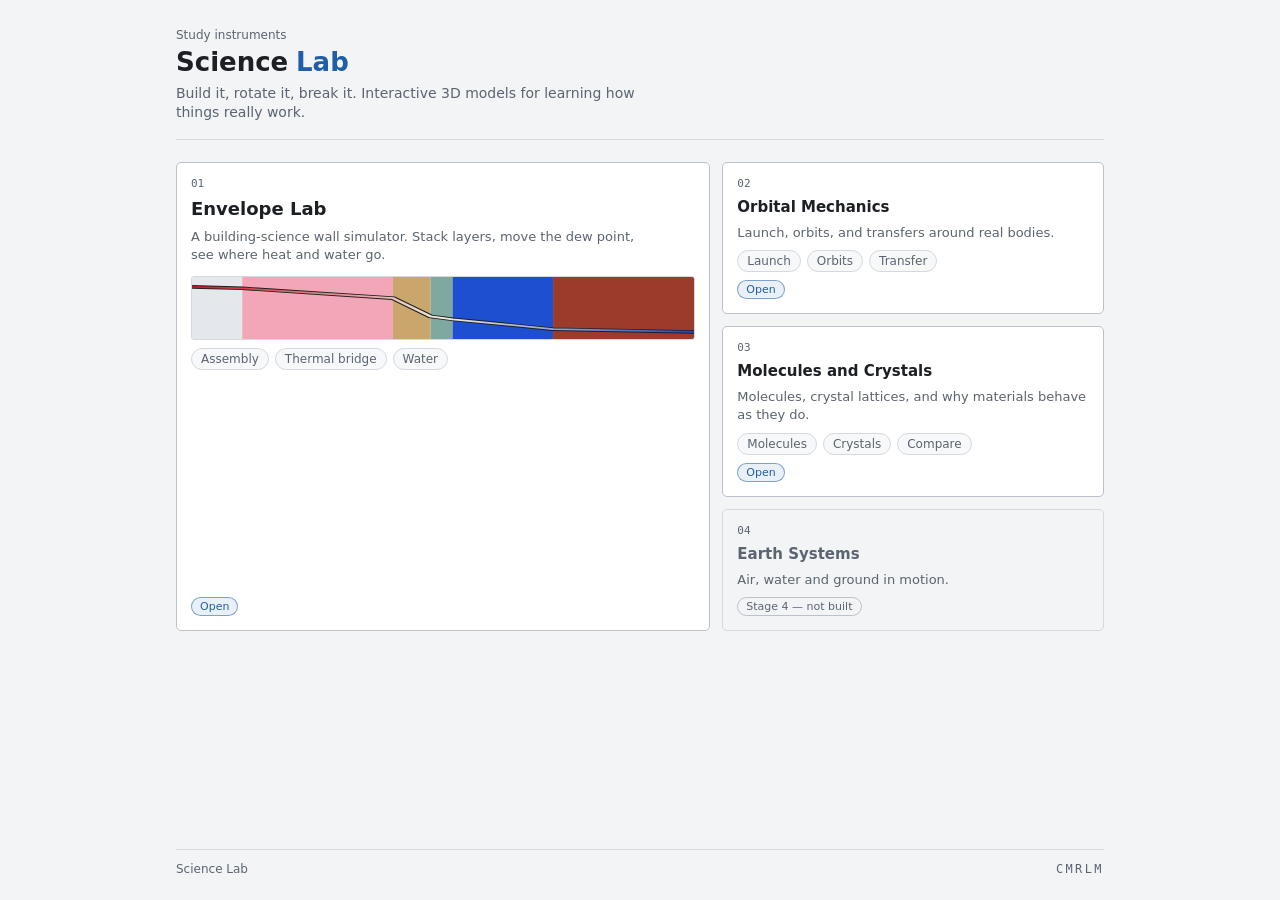
<file: index.html>
<!doctype html>
<html lang="en">
<head>
<meta charset="utf-8">
<meta name="viewport" content="width=device-width, initial-scale=1, viewport-fit=cover">
<title>Science Lab</title>
<meta name="description" content="Interactive 3D instruments for learning how things work.">
<meta name="theme-color" content="#f3f4f6" media="(prefers-color-scheme: light)">
<meta name="theme-color" content="#1b1e22" media="(prefers-color-scheme: dark)">
<meta name="apple-mobile-web-app-capable" content="yes">
<meta name="mobile-web-app-capable" content="yes">
<meta name="apple-mobile-web-app-title" content="Science Lab">
<meta name="apple-mobile-web-app-status-bar-style" content="default">
<link rel="manifest" href="manifest.json">
<link rel="apple-touch-icon" href="icons/apple-touch-icon.png">
<link rel="icon" type="image/png" href="icons/icon-192.png">
<link rel="stylesheet" href="shared/style.css">
<style>
  body { min-height: 100vh; }
  .hub { max-width: 960px; margin: 0 auto; padding: calc(env(safe-area-inset-top, 0px) + 28px) max(16px, env(safe-area-inset-right)) calc(24px + env(safe-area-inset-bottom, 0px)) max(16px, env(safe-area-inset-left)); display: flex; flex-direction: column; gap: 22px; min-height: 100vh; }
  .masthead { display: flex; flex-direction: column; gap: 6px; border-bottom: 1px solid var(--line); padding-bottom: 16px; }
  .kicker { font: 500 12px var(--font-body); color: var(--ink-2); }
  .wordmark { font: 600 26px/1.15 var(--font-body); display: flex; flex-wrap: wrap; gap: 0 0.3em; }
  .wordmark .lab { color: var(--accent); }
  .tagline { max-width: 36em; font-size: 14px; color: var(--ink-2); }
  .modules { display: grid; grid-template-columns: 1fr; gap: 12px; }
  @media (min-width: 700px) { .modules { grid-template-columns: 1.4fr 1fr; } .module.live { grid-row: span 3; } }
  .module { position: relative; display: flex; flex-direction: column; gap: 8px; padding: 14px; border: 1px solid var(--line); border-radius: var(--radius); background: var(--paper-2); color: var(--ink); text-decoration: none; min-height: 96px; }
  .module .num-tag { font: 500 11px var(--font-mono); color: var(--ink-2); }
  .module h2 { font: 600 15px/1.2 var(--font-body); }
  .module p { font-size: 13px; color: var(--ink-2); max-width: 36em; }
  .module .status { margin-top: auto; align-self: flex-start; font: 500 11px var(--font-body); padding: 2px 8px; border: 1px solid var(--line-strong); border-radius: 999px; color: var(--ink-2); }
  .module.live { background: var(--paper-2); border-color: var(--line-strong); }
  .module.live:hover { border-color: var(--accent-edge); background: var(--paper-3); }
  .module.live h2 { font-size: 18px; }
  @media (min-width: 700px) { .module.live.compact { grid-row: auto; } }
  .module.live.compact h2 { font-size: 15px; }
  .module.live .status { background: var(--accent-soft); color: var(--accent); border-color: var(--accent-edge); }
  .module.live:focus-visible { outline: 2px solid var(--accent); outline-offset: 1px; }
  .module.off { background: transparent; }
  .module.off h2 { color: var(--ink-2); }
  .wall-art { display: block; width: 100%; height: 64px; margin-top: 4px; border: 1px solid var(--line); border-radius: 3px; background: var(--paper-3); }
  .chips { display: flex; flex-wrap: wrap; gap: 6px; }
  .chip { font: 500 12px var(--font-body); padding: 3px 9px; border: 1px solid var(--line); border-radius: 999px; background: var(--paper-3); color: var(--ink-2); }
  footer { margin-top: auto; display: flex; align-items: center; justify-content: space-between; border-top: 1px solid var(--line); padding-top: 12px; font: 500 12px var(--font-body); color: var(--ink-2); }
  footer .mark { color: var(--ink-2); font: 500 12px var(--font-mono); letter-spacing: 0.2em; }
</style>
</head>
<body>
<div class="hub">
  <header class="masthead">
    <div class="kicker">Study instruments</div>
    <h1 class="wordmark"><span>Science</span><span class="lab">Lab</span></h1>
    <p class="tagline">Build it, rotate it, break it. Interactive 3D models for learning how things really work.</p>
  </header>

  <main class="modules">
    <a class="module live" href="envelope/">
      <span class="num-tag">01</span>
      <h2>Envelope Lab</h2>
      <p>A building-science wall simulator. Stack layers, move the dew point, see where heat and water go.</p>
      <svg class="wall-art" viewBox="0 0 320 88" preserveAspectRatio="none" role="img" aria-label="Wall section with a thermal gradient line">
        <defs><linearGradient id="g" x1="0" x2="1"><stop offset="0" stop-color="#c4181f"/><stop offset=".5" stop-color="#f1ecde"/><stop offset="1" stop-color="#1b44c8"/></linearGradient></defs>
        <rect x="0" y="0" width="32" height="88" fill="#e4e7eb"/>
        <rect x="32" y="0" width="96" height="88" fill="#f2a6b8"/>
        <rect x="128" y="0" width="24" height="88" fill="#c9a66b"/>
        <rect x="152" y="0" width="14" height="88" fill="#7fa8a0"/>
        <rect x="166" y="0" width="64" height="88" fill="#1d4fd0"/>
        <rect x="230" y="0" width="90" height="88" fill="#9a3b2c"/>
        <polyline points="0,14 32,16 128,30 152,56 166,60 230,74 320,78" fill="none" stroke="#1c1f23" stroke-width="5"/>
        <polyline points="0,14 32,16 128,30 152,56 166,60 230,74 320,78" fill="none" stroke="url(#g)" stroke-width="2.5"/>
      </svg>
      <div class="chips"><span class="chip">Assembly</span><span class="chip">Thermal bridge</span><span class="chip">Water</span></div>
      <span class="status">Open</span>
    </a>
    <a class="module live compact" href="orbital/">
      <span class="num-tag">02</span>
      <h2>Orbital Mechanics</h2>
      <p>Launch, orbits, and transfers around real bodies.</p>
      <div class="chips"><span class="chip">Launch</span><span class="chip">Orbits</span><span class="chip">Transfer</span></div>
      <span class="status">Open</span>
    </a>
    <a class="module live compact" href="molecules/">
      <span class="num-tag">03</span>
      <h2>Molecules and Crystals</h2>
      <p>Molecules, crystal lattices, and why materials behave as they do.</p>
      <div class="chips"><span class="chip">Molecules</span><span class="chip">Crystals</span><span class="chip">Compare</span></div>
      <span class="status">Open</span>
    </a>
    <div class="module off" aria-disabled="true">
      <span class="num-tag">04</span>
      <h2>Earth Systems</h2>
      <p>Air, water and ground in motion.</p>
      <span class="status">Stage 4 &mdash; not built</span>
    </div>
  </main>

  <footer><span>Science Lab</span><span class="mark">CMRLM</span></footer>
</div>
<script>
  if ('serviceWorker' in navigator) {
    window.addEventListener('load', function () {
      navigator.serviceWorker.register('sw.js').catch(function (e) { console.warn('Service worker not registered', e); });
    });
  }
</script>
</body>
</html>
</file>
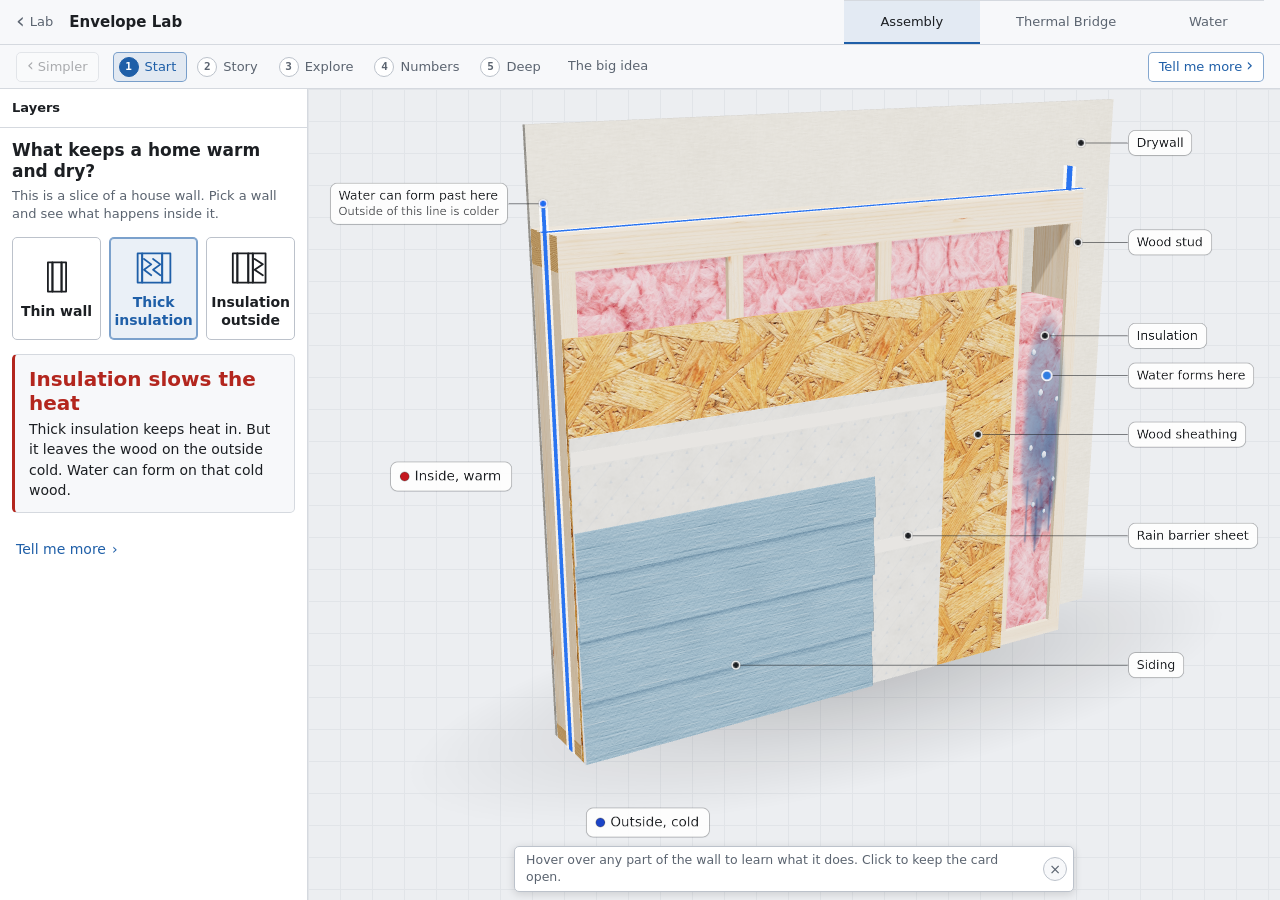
<file: envelope/index.html>
<!doctype html>
<html lang="en">
<head>
<meta charset="utf-8">
<meta name="viewport" content="width=device-width, initial-scale=1, viewport-fit=cover">
<title>Envelope Lab</title>
<meta name="description" content="A 3D building-science wall simulator.">
<meta name="theme-color" content="#f3f4f6" media="(prefers-color-scheme: light)">
<meta name="theme-color" content="#1b1e22" media="(prefers-color-scheme: dark)">
<meta name="apple-mobile-web-app-capable" content="yes">
<meta name="mobile-web-app-capable" content="yes">
<meta name="apple-mobile-web-app-title" content="Science Lab">
<meta name="apple-mobile-web-app-status-bar-style" content="default">
<link rel="manifest" href="../manifest.json">
<link rel="apple-touch-icon" href="../icons/apple-touch-icon.png">
<link rel="icon" type="image/png" href="../icons/icon-192.png">
<link rel="stylesheet" href="../shared/style.css">
<script type="importmap">{"imports":{"three":"../vendor/three.module.min.js","three/addons/controls/OrbitControls.js":"../vendor/OrbitControls.js"}}</script>
</head>
<body>
<div class="app">
  <header class="app-header">
    <a class="home-link" href="../index.html" aria-label="Back to Science Lab">Lab</a>
    <h1 class="app-title">Envelope Lab</h1>
    <!-- mode tabs are inserted here by main.js -->
  </header>
  <main class="shell">
    <section class="stage-wrap" aria-label="3D view">
      <div id="stage" class="stage"></div>
    </section>
    <div id="summary" class="summary" aria-live="polite"></div>
    <div id="sheet" class="sheet">
      <section class="panel-wrap is-active" data-panel="a"><h2 class="panel-title" id="title-a">Layers</h2><div id="panel-a" class="panel"></div></section>
      <section class="panel-wrap" data-panel="b"><h2 class="panel-title" id="title-b">Results</h2><div id="panel-b" class="panel"></div></section>
      <section class="panel-wrap" data-panel="c"><h2 class="panel-title" id="title-c">Climate</h2><div id="panel-c" class="panel"></div></section>
    </div>
  </main>
  <noscript>Envelope Lab needs JavaScript.</noscript>
</div>
<script type="module" src="./main.js"></script>
</body>
</html>
</file>
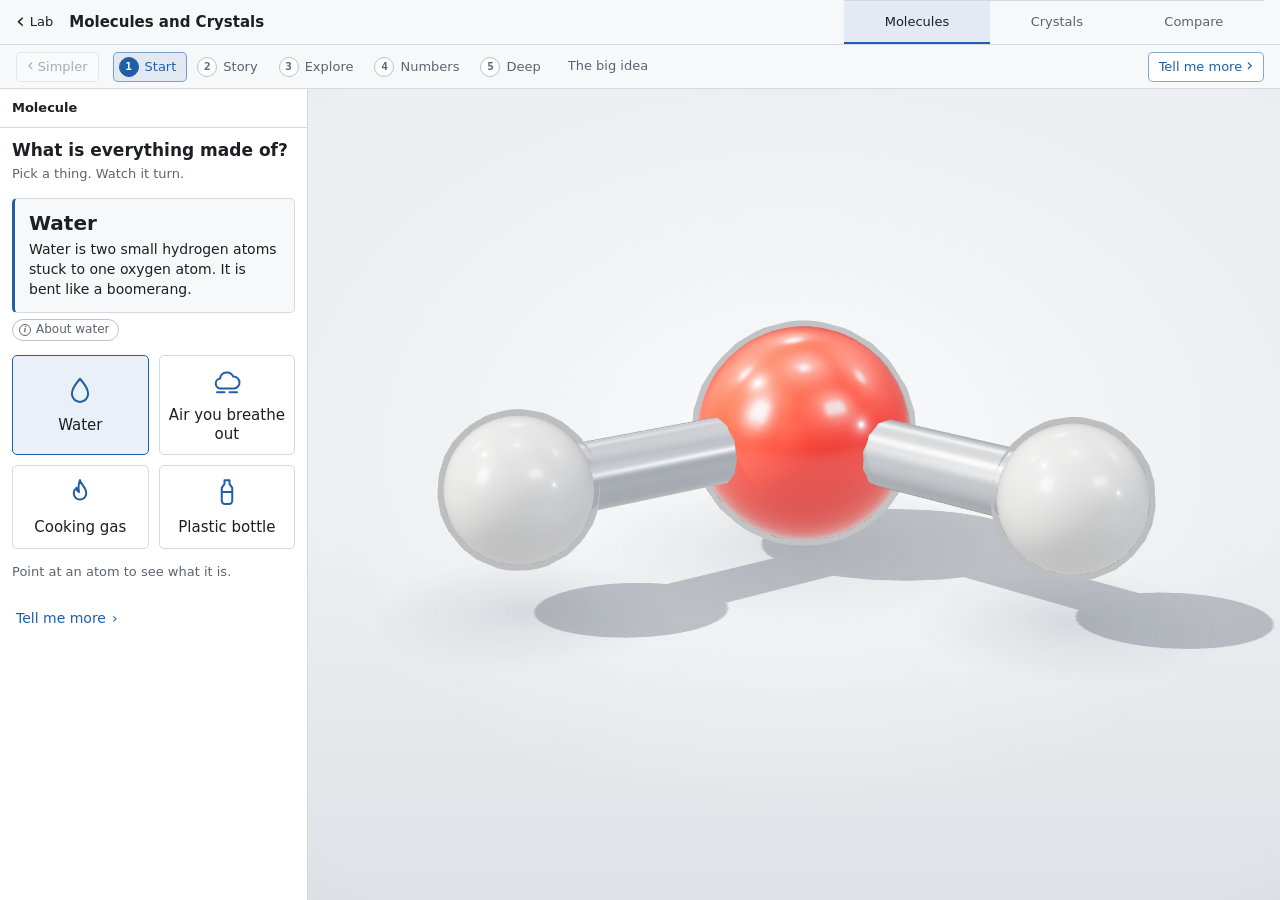
<file: molecules/index.html>
<!doctype html>
<html lang="en">
<head>
<meta charset="utf-8">
<meta name="viewport" content="width=device-width, initial-scale=1, viewport-fit=cover">
<title>Molecules and Crystals</title>
<meta name="description" content="Molecules, crystal lattices, and why materials behave as they do.">
<meta name="theme-color" content="#f3f4f6" media="(prefers-color-scheme: light)">
<meta name="theme-color" content="#1b1e22" media="(prefers-color-scheme: dark)">
<meta name="apple-mobile-web-app-capable" content="yes">
<meta name="mobile-web-app-capable" content="yes">
<meta name="apple-mobile-web-app-title" content="Science Lab">
<meta name="apple-mobile-web-app-status-bar-style" content="default">
<link rel="manifest" href="../manifest.json">
<link rel="apple-touch-icon" href="../icons/apple-touch-icon.png">
<link rel="icon" type="image/png" href="../icons/icon-192.png">
<link rel="stylesheet" href="../shared/style.css">
<script type="importmap">{"imports":{"three":"../vendor/three.module.min.js","three/addons/controls/OrbitControls.js":"../vendor/OrbitControls.js"}}</script>
<style id="molecules-style">
  /* Structure view: no square-grid backdrop behind the 3D canvas (layout glue only, existing tokens). */
  /* Soft studio vignette and floor gradient: the model sits in a space, not on graph paper (light and dark). */
  .stage {
    background-size: 100% 100%;
    background-image:
      radial-gradient(ellipse 72% 62% at 50% 44%, rgba(255, 255, 255, 0.72) 0%, rgba(255, 255, 255, 0) 74%),
      linear-gradient(to bottom, rgba(40, 52, 70, 0) 55%, rgba(40, 52, 70, 0.065) 100%),
      radial-gradient(ellipse 125% 105% at 50% 48%, rgba(40, 52, 70, 0) 58%, rgba(40, 52, 70, 0.11) 100%);
  }
  @media (prefers-color-scheme: dark) {
    .stage {
      background-image:
        radial-gradient(ellipse 72% 62% at 50% 44%, rgba(255, 255, 255, 0.075) 0%, rgba(255, 255, 255, 0) 74%),
        linear-gradient(to bottom, rgba(0, 0, 0, 0) 55%, rgba(0, 0, 0, 0.16) 100%),
        radial-gradient(ellipse 125% 105% at 50% 48%, rgba(0, 0, 0, 0) 56%, rgba(0, 0, 0, 0.32) 100%);
    }
  }
  .app-title { white-space: nowrap; }
  /* The bottom panel holds few controls in this module, so the 3D view gets the height. */
  @media (min-width: 900px) { .shell { grid-template-rows: minmax(0, 1fr) clamp(140px, 19vh, 200px); } }
</style>
</head>
<body>
<div class="app">
  <header class="app-header">
    <a class="home-link" href="../index.html" aria-label="Back to Science Lab">Lab</a>
    <h1 class="app-title">Molecules and Crystals</h1>
    <!-- mode tabs are inserted here by main.js -->
  </header>
  <main class="shell">
    <section class="stage-wrap" aria-label="3D view">
      <div id="stage" class="stage"></div>
    </section>
    <div id="summary" class="summary" aria-live="polite"></div>
    <div id="sheet" class="sheet">
      <section class="panel-wrap is-active" data-panel="a"><h2 class="panel-title" id="title-a">Structure</h2><div id="panel-a" class="panel"></div></section>
      <section class="panel-wrap" data-panel="b"><h2 class="panel-title" id="title-b">Measure</h2><div id="panel-b" class="panel"></div></section>
      <section class="panel-wrap" data-panel="c"><h2 class="panel-title" id="title-c">Notes</h2><div id="panel-c" class="panel"></div></section>
    </div>
  </main>
  <noscript>Molecules and Crystals needs JavaScript.</noscript>
</div>
<script type="module" src="./main.js"></script>
</body>
</html>
</file>
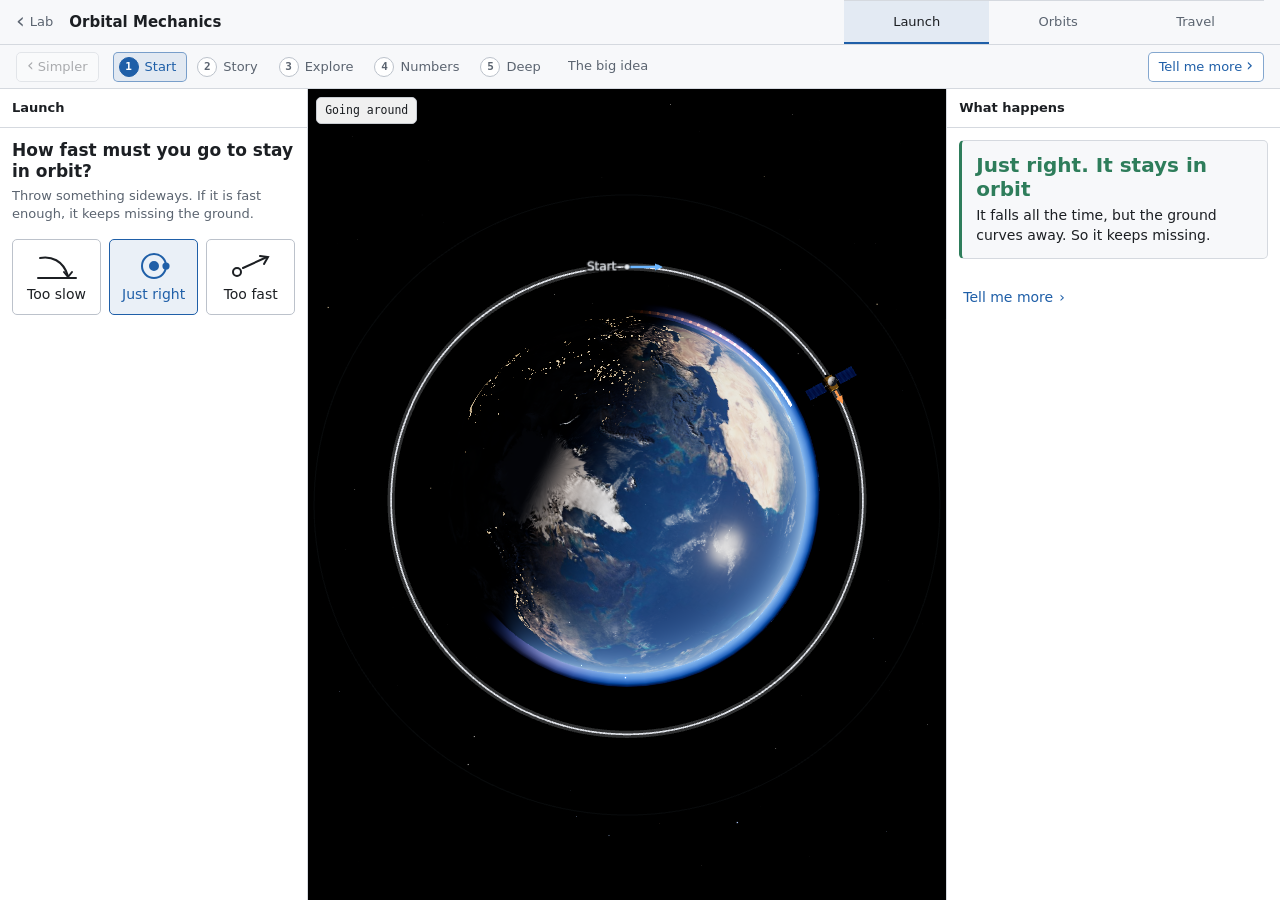
<file: orbital/index.html>
<!doctype html>
<html lang="en">
<head>
<meta charset="utf-8">
<meta name="viewport" content="width=device-width, initial-scale=1, viewport-fit=cover">
<title>Orbital Mechanics</title>
<meta name="description" content="Launch, orbits, and transfers around real bodies.">
<meta name="theme-color" content="#f3f4f6" media="(prefers-color-scheme: light)">
<meta name="theme-color" content="#1b1e22" media="(prefers-color-scheme: dark)">
<meta name="apple-mobile-web-app-capable" content="yes">
<meta name="mobile-web-app-capable" content="yes">
<meta name="apple-mobile-web-app-title" content="Science Lab">
<meta name="apple-mobile-web-app-status-bar-style" content="default">
<link rel="manifest" href="../manifest.json">
<link rel="apple-touch-icon" href="../icons/apple-touch-icon.png">
<link rel="icon" type="image/png" href="../icons/icon-192.png">
<link rel="stylesheet" href="../shared/style.css">
<script type="importmap">{"imports":{"three":"../vendor/three.module.min.js","three/addons/controls/OrbitControls.js":"../vendor/OrbitControls.js"}}</script>
<style id="orbital-style">
  /* Space is black in both color themes: no grid backdrop, true black behind the 3D canvas. */
  .stage-wrap, .stage { background: #000; background-image: none; }
  .app-title { white-space: nowrap; }
  /* The bottom panel holds few controls in this module, so the 3D view gets the height. */
  @media (min-width: 900px) { .shell { grid-template-rows: minmax(0, 1fr) clamp(140px, 19vh, 200px); } }
</style>
</head>
<body>
<div class="app">
  <header class="app-header">
    <a class="home-link" href="../index.html" aria-label="Back to Science Lab">Lab</a>
    <h1 class="app-title">Orbital Mechanics</h1>
    <!-- mode tabs are inserted here by main.js -->
  </header>
  <main class="shell">
    <section class="stage-wrap" aria-label="3D view">
      <div id="stage" class="stage"></div>
    </section>
    <div id="summary" class="summary" aria-live="polite"></div>
    <div id="sheet" class="sheet">
      <section class="panel-wrap is-active" data-panel="a"><h2 class="panel-title" id="title-a">Setup</h2><div id="panel-a" class="panel"></div></section>
      <section class="panel-wrap" data-panel="b"><h2 class="panel-title" id="title-b">Results</h2><div id="panel-b" class="panel"></div></section>
      <section class="panel-wrap" data-panel="c"><h2 class="panel-title" id="title-c">Time</h2><div id="panel-c" class="panel"></div></section>
    </div>
  </main>
  <noscript>Orbital Mechanics needs JavaScript.</noscript>
</div>
<script type="module" src="./main.js"></script>
</body>
</html>
</file>
<file: shared/style.css>
/* ==========================================================================
   SCIENCE LAB  design system  ("analysis software")
   Neutral cool grays, hairline borders, one blue accent, system sans.
   Blue-to-red thermal scale is the only saturated color in the UI.

   DOCUMENTATION FOR MODE AUTHORS
   Build panels ONLY from shared/ui.js helpers plus the classes below.

   TOKENS (CSS variables on :root; dark values under prefers-color-scheme)
     --paper --paper-2 --paper-3   page / panel / raised (header, tiles, inputs)
     --ink --ink-2                 text / secondary text
     --line --line-strong          hairline border / slightly stronger rule
     --accent --accent-ink         blue accent / text on a solid accent fill
     --accent-soft --accent-edge   tinted selected background / selected border
     --warn --ok --cold --hot      status and thermal ends (--cold = accent blue)
     --warn-soft --warn-edge       quiet tinted background / border for warnings
     --ok-soft --ok-edge           same for ok
     --track                       unfilled slider / toggle / bar track
     --stage-bg --grid-line        3D stage background / very faint stage grid
     --radius --gap                5px / 12px
     --ctl                         control height (44px phone, 34px wide screens)
     --font-display --font-body --font-mono   (display is the same system sans)
     --thermal-gradient            cold-to-hot gradient (same stops as scene.js)
     --safe-b                      bottom safe-area inset

   SHELL            .app .app-header .home-link .app-title .tabs .tab .shell
                    .stage-wrap .stage .summary .sheet .sheet-tabs
                    .panel-wrap .panel-title .panel (scroll body of a panel)
   LAYOUT HELPERS   .stats (auto-fit grid of .stat)  .cols (wrapping columns)
                    .row (flex row, gap)  .grow  .muted  .mono  .num  .caps
   GROUPS           .card  .section  .section-title  .section-body
   STAT             .stat .stat-head .stat-label .stat-value .stat-unit .stat-hint
                    [data-warn="true"]
   SOURCE TAG       .src-tag   .popover (+ .popover-cap)
   CONTROLS         .field .field-head .field-label .field-value  (shared wrapper)
                    .slider .range   .select .select-input
                    .seg .seg-btn [aria-checked="true"]
                    .toggle .toggle-label .toggle-track .toggle-knob
                    .stepper .stepper-btn .stepper-val
                    .btn .btn-primary .btn-ghost
   BANNER           .banner .banner-warn .banner-ok .banner-info
                    .banner-icon .banner-title .banner-text
   LEGEND           .legend .legend-item .swatch   .thermal-bar .thermal-labels
   TABS             .tabs .tab [aria-selected="true"]   (.tabs-modes, .tabs-sheet)
   LAYER ROW        .layer-row .handle .swatch .layer-main .layer-name
                    .layer-sub .layer-r .layer-foot [data-selected="true"]
                    [data-warn="true"]
   ========================================================================== */

:root {
  color-scheme: light dark;
  --paper: #f3f4f6;
  --paper-2: #ffffff;
  --paper-3: #f7f8fa;
  --ink: #1c1f23;
  --ink-2: #5b6470;
  --line: #d5d9df;
  --line-strong: #bcc2cb;
  --accent: #1f5fa8;
  --accent-ink: #ffffff;
  --accent-soft: rgba(31, 95, 168, 0.09);
  --accent-edge: rgba(31, 95, 168, 0.55);
  --warn: #b3261e;
  --warn-soft: rgba(179, 38, 30, 0.06);
  --warn-edge: rgba(179, 38, 30, 0.38);
  --ok: #2e7d5b;
  --ok-soft: rgba(46, 125, 91, 0.07);
  --ok-edge: rgba(46, 125, 91, 0.4);
  --cold: #1f5fa8;
  --hot: #c4491f;
  --track: #dde1e7;
  --stage-bg: #eceef1;
  --grid-line: #e1e4e8;
  --radius: 5px;
  --gap: 12px;
  --ctl: 44px;
  --font-display: -apple-system, "SF Pro Text", system-ui, "Helvetica Neue", Arial, sans-serif;
  --font-body: -apple-system, "SF Pro Text", system-ui, "Helvetica Neue", Arial, sans-serif;
  --font-mono: ui-monospace, "SF Mono", Menlo, Consolas, "DejaVu Sans Mono", monospace;
  --thermal-gradient: linear-gradient(90deg, #1b44c8 0%, #4f9be8 25%, #f1ecde 50%, #f2a03d 75%, #c4181f 100%);
  --safe-b: env(safe-area-inset-bottom, 0px);
}

@media (prefers-color-scheme: dark) {
  :root {
    --paper: #1b1e22;
    --paper-2: #22262b;
    --paper-3: #2b3036;
    --ink: #e4e7eb;
    --ink-2: #9aa3ad;
    --line: #3a4048;
    --line-strong: #4b535d;
    --accent: #58a6e0;
    --accent-ink: #0f1419;
    --accent-soft: rgba(88, 166, 224, 0.15);
    --accent-edge: rgba(88, 166, 224, 0.6);
    --warn: #ff6b5e;
    --warn-soft: rgba(255, 107, 94, 0.1);
    --warn-edge: rgba(255, 107, 94, 0.45);
    --ok: #5fb58a;
    --ok-soft: rgba(95, 181, 138, 0.1);
    --ok-edge: rgba(95, 181, 138, 0.45);
    --cold: #58a6e0;
    --hot: #ff7a5c;
    --track: #3a4048;
    --stage-bg: #1b1e22;
    --grid-line: #2b3036;
  }
}

@media (min-width: 900px) {
  :root { --ctl: 34px; }
}

*, *::before, *::after { box-sizing: border-box; }
html { -webkit-text-size-adjust: 100%; text-size-adjust: 100%; }
body {
  margin: 0;
  background: var(--paper);
  color: var(--ink);
  font: 400 14px/1.4 var(--font-body);
  -webkit-font-smoothing: antialiased;
  overflow-x: hidden;
}
h1, h2, h3, p { margin: 0; }
button, input, select { font: inherit; color: inherit; }
button { cursor: pointer; -webkit-tap-highlight-color: transparent; }
:focus-visible { outline: 2px solid var(--accent); outline-offset: 1px; }
.mono, .num { font-family: var(--font-mono); font-variant-numeric: tabular-nums; }
.caps { font-weight: 500; }
.muted { color: var(--ink-2); }
.grow { flex: 1 1 auto; min-width: 0; }
.row { display: flex; align-items: center; gap: var(--gap); flex-wrap: wrap; }

/* ---------- Shell ---------- */
.app {
  height: 100vh;
  height: 100dvh;
  display: flex;
  flex-direction: column;
  overflow: hidden;
  padding: env(safe-area-inset-top, 0px) env(safe-area-inset-right, 0px) 0 env(safe-area-inset-left, 0px);
}
.app-header {
  flex: none;
  display: grid;
  grid-template-columns: auto 1fr;
  grid-template-areas: "home title" "modes modes";
  align-items: center;
  column-gap: 4px;
  background: var(--paper-3);
  border-bottom: 1px solid var(--line);
}
.home-link {
  grid-area: home;
  display: inline-flex;
  align-items: center;
  min-height: 44px;
  padding: 0 8px 0 16px;
  color: var(--ink-2);
  text-decoration: none;
  font-weight: 500;
  font-size: 13px;
}
.home-link:hover { color: var(--ink); }
.home-link::before { content: "\2039"; font-size: 22px; line-height: 1; margin-right: 5px; transform: translateY(-1px); }
.app-title {
  grid-area: title;
  font-weight: 600;
  font-size: 15px;
  line-height: 1;
  display: flex;
  align-items: center;
}
.app-header .tabs-modes { grid-area: modes; }

.shell {
  flex: 1 1 auto;
  min-height: 0;
  display: flex;
  flex-direction: column;
}
.stage-wrap {
  flex: 0 0 45%;
  min-height: 190px;
  position: relative;
  border-bottom: 1px solid var(--line);
  background: var(--stage-bg);
}
.stage {
  position: absolute;
  inset: 0;
  background-color: var(--stage-bg);
  background-image:
    linear-gradient(var(--grid-line) 1px, transparent 1px),
    linear-gradient(90deg, var(--grid-line) 1px, transparent 1px);
  background-size: 32px 32px;
  overflow: hidden;
}
.stage canvas {
  position: absolute;
  inset: 0;
  width: 100%;
  height: 100%;
  display: block;
  touch-action: none;
  outline: none;
}
.stage-fallback {
  position: absolute; inset: 0;
  display: grid; place-items: center;
  padding: 24px; text-align: center;
  color: var(--ink-2);
}

.summary {
  flex: none;
  padding: 8px 16px;
  background: var(--paper-3);
  border-bottom: 1px solid var(--line);
  font: 500 12px/1.3 var(--font-mono);
  font-variant-numeric: tabular-nums;
  white-space: nowrap;
  overflow: hidden;
  text-overflow: ellipsis;
}
.summary:empty { display: none; }

.sheet {
  flex: 1 1 auto;
  min-height: 0;
  display: flex;
  flex-direction: column;
  background: var(--paper-2);
}
.panel-wrap { display: none; flex: 1 1 auto; min-height: 0; flex-direction: column; }
.panel-wrap.is-active { display: flex; }
.panel-title {
  display: none;
  flex: none;
  margin: 0;
  padding: 10px 12px;
  font-weight: 600;
  font-size: 13px;
  border-bottom: 1px solid var(--line);
  background: var(--paper-2);
  align-items: center;
}
.panel {
  flex: 1 1 auto;
  min-height: 0;
  overflow-y: auto;
  overflow-x: hidden;
  -webkit-overflow-scrolling: touch;
  overscroll-behavior: contain;
  padding: 14px 16px calc(24px + var(--safe-b));
  display: flex;
  flex-direction: column;
  gap: 16px;
}

@media (min-width: 900px) {
  .app-header {
    grid-template-columns: auto auto 1fr;
    grid-template-areas: "home title modes";
    padding-right: 16px;
    column-gap: 8px;
  }
  .home-link { min-height: 44px; }
  .app-header .tabs-modes { justify-self: end; width: auto; min-width: 420px; border-top: 0; }
  .app-header { min-height: 44px; }
  .app-header .tabs-modes .tab { min-height: 44px; }
  .shell {
    display: grid;
    grid-template-columns: clamp(280px, 24vw, 340px) minmax(0, 1fr) clamp(290px, 26vw, 370px);
    grid-template-rows: minmax(0, 1fr) clamp(220px, 36vh, 360px);
    grid-template-areas: "a stage b" "c c c";
  }
  .sheet { display: contents; }
  .sheet-tabs { display: none !important; }
  .summary { display: none; }
  .stage-wrap { grid-area: stage; flex: none; border-bottom: 0; border-left: 1px solid var(--line); border-right: 1px solid var(--line); min-height: 0; }
  .panel-wrap { display: flex; min-width: 0; background: var(--paper-2); }
  .panel-wrap[data-panel="a"] { grid-area: a; }
  .panel-wrap[data-panel="b"] { grid-area: b; }
  .panel-wrap[data-panel="c"] { grid-area: c; border-top: 1px solid var(--line); }
  .panel-title { display: flex; }
  .panel { padding: 12px 12px 16px; gap: 14px; }
  .panel-wrap[data-panel="c"] .panel { flex-direction: row; flex-wrap: wrap; align-content: flex-start; gap: 14px 24px; }
  .panel-wrap[data-panel="c"] .panel > * { flex: 1 1 300px; min-width: 0; }
}

/* ---------- Tabs ---------- */
.tabs { display: flex; width: 100%; background: var(--paper-3); }
.tab {
  flex: 1 1 auto;
  min-height: 44px;
  padding: 0 10px;
  border: 0;
  border-top: 1px solid var(--line);
  background: transparent;
  color: var(--ink-2);
  font-weight: 500;
  font-size: 13px;
  white-space: nowrap;
  position: relative;
}
.tab:hover { color: var(--ink); }
.tab[aria-selected="true"] { color: var(--ink); background: var(--accent-soft); }
.tab[aria-selected="true"]::after {
  content: ""; position: absolute; left: 0; right: 0; bottom: 0; height: 2px; background: var(--accent);
}
.tabs-sheet { border-bottom: 1px solid var(--line); flex: none; }
.tabs-sheet .tab { border-top: 0; }
.tabs-modes .tab { padding: 0 6px; }

/* ---------- Groups ---------- */
.card {
  background: var(--paper-2);
  border: 1px solid var(--line);
  border-radius: var(--radius);
  padding: 12px;
  display: flex;
  flex-direction: column;
  gap: 12px;
}
.section { display: flex; flex-direction: column; gap: 8px; min-width: 0; }
.section-title {
  display: flex; align-items: center; gap: 10px;
  font-weight: 600;
  font-size: 12px;
  color: var(--ink);
}
.section-title::after { content: ""; flex: 1; height: 1px; background: var(--line); }
.section-body { display: flex; flex-direction: column; gap: 12px; min-width: 0; }
.stats { display: grid; grid-template-columns: repeat(auto-fit, minmax(128px, 1fr)); gap: 8px; }
.cols { display: flex; flex-wrap: wrap; gap: 14px; }
.cols > * { flex: 1 1 240px; min-width: 0; }

/* ---------- Stat ---------- */
.stat {
  background: var(--paper-3);
  border: 1px solid var(--line);
  border-radius: var(--radius);
  padding: 10px;
  min-width: 0;
  display: flex; flex-direction: column; gap: 2px;
  position: relative;
}
.stat[data-warn="true"] { border-color: var(--warn-edge); background: var(--warn-soft); }
.stat-head { display: flex; flex-wrap: wrap; align-items: center; justify-content: space-between; gap: 2px 6px; min-height: 20px; }
.stat-label {
  font-weight: 500; font-size: 11.5px; color: var(--ink-2);
  flex: 0 0 auto;
}
.stat-value {
  font-family: var(--font-mono); font-variant-numeric: tabular-nums;
  font-weight: 500; font-size: 19px; line-height: 1.15;
  display: inline-flex; align-items: baseline; gap: 4px; flex-wrap: wrap;
}
.stat[data-warn="true"] .stat-value { color: var(--warn); }
.stat-unit { font: 500 11.5px var(--font-body); color: var(--ink-2); }
.stat-hint { font-size: 11.5px; color: var(--ink-2); line-height: 1.3; }

/* ---------- Source tag + popover ---------- */
.src-tag {
  display: inline-flex; align-items: center; gap: 4px;
  max-width: 12em; min-height: 20px; padding: 1px 7px 1px 5px;
  border: 1px solid var(--line-strong); border-radius: 999px; background: transparent;
  color: var(--ink-2);
  font: 500 11px/1.2 var(--font-body);
  overflow: hidden; text-overflow: ellipsis; white-space: nowrap;
  position: relative;
}
.src-tag::before { content: "i"; font: italic 600 9px serif; width: 12px; height: 12px; border-radius: 50%; border: 1px solid currentColor; display: inline-grid; place-items: center; flex: none; line-height: 1; }
.src-tag > span { overflow: hidden; text-overflow: ellipsis; }
.src-tag::after { content: ""; position: absolute; inset: -12px -4px; } /* 44 px hit area */
.src-tag:hover { color: var(--ink); }
.src-tag[aria-expanded="true"] { background: var(--accent-soft); color: var(--accent); border-color: var(--accent-edge); }
.popover {
  position: fixed; z-index: 100; max-width: min(280px, calc(100vw - 16px));
  padding: 10px 12px; background: var(--paper-2); color: var(--ink);
  border: 1px solid var(--line-strong);
  border-radius: var(--radius); font-size: 12.5px; line-height: 1.4;
  box-shadow: 0 4px 16px rgba(0, 0, 0, 0.22);
}
.popover-cap { display: block; font: 600 11px var(--font-body); color: var(--accent); margin-bottom: 2px; }
.field-label-row { display: flex; align-items: center; gap: 6px; }

/* ---------- Fields ---------- */
.field { display: flex; flex-direction: column; gap: 4px; min-width: 0; }
.field-head { display: flex; align-items: baseline; justify-content: space-between; gap: 10px; }
.field-label { font-weight: 500; font-size: 12px; color: var(--ink-2); }
.field-value { font: 500 13px var(--font-mono); font-variant-numeric: tabular-nums; }
.field-value .unit { font: 500 11.5px var(--font-body); color: var(--ink-2); margin-left: 3px; }

.range {
  -webkit-appearance: none; appearance: none;
  width: 100%; height: var(--ctl); margin: 0; background: transparent; cursor: pointer;
  --pct: 50%; touch-action: pan-y;
}
.range::-webkit-slider-runnable-track {
  height: 4px; border-radius: 2px; border: 0;
  background: linear-gradient(to right, var(--accent) var(--pct), var(--track) var(--pct));
}
.range::-moz-range-track { height: 4px; border-radius: 2px; border: 0; background: var(--track); }
.range::-moz-range-progress { height: 4px; border-radius: 2px; background: var(--accent); }
.range::-webkit-slider-thumb {
  -webkit-appearance: none; appearance: none;
  width: 18px; height: 18px; margin-top: -7px; border-radius: 50%;
  background: var(--paper-2); border: 2px solid var(--accent);
  box-shadow: none;
}
.range::-moz-range-thumb { width: 14px; height: 14px; border-radius: 50%; background: var(--paper-2); border: 2px solid var(--accent); }
.range:active::-webkit-slider-thumb { background: var(--accent-soft); box-shadow: 0 0 0 4px var(--accent-soft); }

.select-input {
  -webkit-appearance: none; appearance: none;
  width: 100%; min-height: var(--ctl); padding: 0 34px 0 10px;
  background-color: var(--paper-3); color: var(--ink);
  border: 1px solid var(--line-strong); border-radius: var(--radius);
  font: 500 13px var(--font-body);
  background-image: linear-gradient(45deg, transparent 50%, var(--ink-2) 50%), linear-gradient(135deg, var(--ink-2) 50%, transparent 50%);
  background-position: calc(100% - 17px) 52%, calc(100% - 12px) 52%;
  background-size: 5px 5px, 5px 5px; background-repeat: no-repeat;
  text-overflow: ellipsis;
}
@media (max-width: 899px) { .select-input { font-size: 16px; } }

.seg { display: flex; border: 1px solid var(--line-strong); border-radius: var(--radius); overflow: hidden; background: var(--paper-3); }
.seg-btn {
  flex: 1 1 0; min-width: 0; min-height: var(--ctl); padding: 0 6px;
  border: 0; border-right: 1px solid var(--line); background: transparent; color: var(--ink-2);
  font-weight: 500; font-size: 13px;
  overflow: hidden; text-overflow: ellipsis; white-space: nowrap;
}
.seg-btn:last-child { border-right: 0; }
.seg-btn:hover { color: var(--ink); }
.seg-btn[aria-checked="true"] { background: var(--accent-soft); color: var(--accent); box-shadow: inset 0 0 0 1px var(--accent-edge); }

.toggle {
  display: flex; align-items: center; justify-content: space-between; gap: 12px;
  width: 100%; min-height: var(--ctl); padding: 0 2px; border: 0; background: transparent; text-align: left;
}
.toggle-label { font-weight: 500; font-size: 13px; }
.toggle-track { flex: none; width: 36px; height: 20px; border: 1px solid var(--line-strong); border-radius: 10px; background: var(--track); position: relative; transition: background 0.15s; }
.toggle-knob { position: absolute; top: 2px; left: 2px; width: 14px; height: 14px; border-radius: 50%; background: var(--ink-2); transition: transform 0.15s, background 0.15s; }
.toggle[aria-checked="true"] .toggle-track { background: var(--accent); border-color: var(--accent); }
.toggle[aria-checked="true"] .toggle-knob { transform: translateX(16px); background: #fff; }

.btn {
  min-height: var(--ctl); padding: 0 14px; border: 1px solid var(--line-strong); border-radius: var(--radius);
  background: var(--paper-3); color: var(--ink);
  font-weight: 500; font-size: 13px;
}
.btn:hover { border-color: var(--ink-2); }
.btn:active { background: var(--track); }
.btn-primary { background: var(--accent); color: var(--accent-ink); border-color: var(--accent); }
.btn-primary:active { background: var(--accent); filter: brightness(0.92); }
.btn-ghost { background: transparent; }

.stepper { display: inline-flex; align-items: center; border: 1px solid var(--line-strong); border-radius: var(--radius); background: var(--paper-2); }
.stepper-btn {
  width: var(--ctl); height: var(--ctl); border: 0; background: transparent; color: var(--ink);
  font: 500 18px/1 var(--font-mono);
}
.stepper-btn:active { background: var(--accent-soft); color: var(--accent); }
.stepper-btn:disabled { opacity: 0.3; }
.stepper-val { min-width: 54px; text-align: center; font: 500 12.5px var(--font-mono); font-variant-numeric: tabular-nums; border-left: 1px solid var(--line); border-right: 1px solid var(--line); line-height: var(--ctl); padding: 0 6px; }

/* ---------- Banner ---------- */
.banner {
  display: flex; gap: 10px; align-items: flex-start; padding: 10px 12px;
  border: 1px solid var(--line); border-radius: var(--radius);
  background: var(--paper-3);
}
.banner-icon {
  flex: none; width: 18px; height: 18px; margin-top: 1px; display: grid; place-items: center;
  font: 600 11px/1 var(--font-body); color: var(--ink-2); background: transparent;
  border: 1px solid currentColor; border-radius: 50%;
}
.banner-title { font-weight: 600; font-size: 13px; line-height: 1.3; }
.banner-text { font-size: 12.5px; line-height: 1.4; margin-top: 2px; color: var(--ink); }
.banner-warn { border-color: var(--warn-edge); background: var(--warn-soft); }
.banner-warn .banner-icon, .banner-warn .banner-title { color: var(--warn); }
.banner-ok { border-color: var(--ok-edge); background: var(--ok-soft); }
.banner-ok .banner-icon, .banner-ok .banner-title { color: var(--ok); }
.banner-info { border-color: var(--accent-edge); background: var(--accent-soft); }
.banner-info .banner-icon, .banner-info .banner-title { color: var(--accent); }

/* ---------- Legend ---------- */
.legend { display: flex; flex-wrap: wrap; gap: 6px 14px; list-style: none; margin: 0; padding: 0; }
.legend-item { display: flex; align-items: center; gap: 7px; font-size: 12px; font-weight: 500; min-height: 22px; }
.swatch { flex: none; width: 16px; height: 16px; border: 1px solid var(--line-strong); border-radius: 3px; background: var(--ink-2); display: inline-block; }
.thermal-bar { height: 10px; border: 1px solid var(--line-strong); border-radius: 2px; background: var(--thermal-gradient); }
.thermal-labels { display: flex; justify-content: space-between; font: 500 11px var(--font-mono); font-variant-numeric: tabular-nums; margin-top: 4px; color: var(--ink-2); }

/* ---------- Layer row ---------- */
.layer-row {
  display: flex; flex-wrap: wrap; align-items: center; gap: 2px 10px;
  padding: 6px 10px 6px 6px; min-height: calc(var(--ctl) + 8px);
  background: var(--paper-3); border: 1px solid var(--line); border-radius: var(--radius);
  position: relative;
}
.layer-row[data-selected="true"] { background: var(--accent-soft); border-color: var(--accent-edge); box-shadow: inset 2px 0 0 var(--accent); z-index: 1; }
.layer-row[data-warn="true"] { border-color: var(--warn-edge); }
.layer-row[data-warn="true"] .layer-r { color: var(--warn); }
.layer-row[data-clickable="true"] { cursor: pointer; }
.handle {
  flex: none; width: 24px; height: var(--ctl); touch-action: none; cursor: grab;
  background-image: radial-gradient(circle, var(--ink-2) 1.3px, transparent 1.7px);
  background-size: 7px 7px; background-position: center; background-repeat: space;
  background-clip: content-box; padding: 10px 6px;
}
.layer-main { flex: 1 1 0; min-width: 0; }
.layer-name { font: 600 13px/1.25 var(--font-body); overflow: hidden; text-overflow: ellipsis; white-space: nowrap; }
.layer-sub { font-size: 11.5px; color: var(--ink-2); overflow: hidden; text-overflow: ellipsis; white-space: nowrap; }
.layer-r { flex: none; font: 500 13px var(--font-mono); font-variant-numeric: tabular-nums; text-align: right; }
.layer-foot { flex: 1 1 100%; display: flex; align-items: center; justify-content: space-between; gap: 8px; padding-left: 30px; }
.layer-foot .stepper { margin-left: auto; }

@media (prefers-reduced-motion: reduce) {
  *, *::before, *::after { transition: none !important; animation: none !important; scroll-behavior: auto !important; }
}

/* ===== Simple pattern (shared/simple.js) =====
   .simple-q, .simple-q-text, .simple-q-sub        the one plain question of a mode
   .simple-answer[data-kind=ok|warn|info]          one large plain answer
   .simple-try, .simple-try-btn[data-done]         guided "Try this" steps
   .simple-numbers, .simple-numbers-body           "Show numbers" switch + hidden detail
   .simple-note                                    short plain note                       */
.simple-q { display: flex; flex-direction: column; gap: 4px; }
.simple-q-text { margin: 0; font-size: 17px; line-height: 1.25; font-weight: 600; color: var(--ink); letter-spacing: 0; text-transform: none; }
.simple-q-sub { margin: 0; font-size: 13px; line-height: 1.4; color: var(--ink-2); }
.simple-answer { border: 1px solid var(--line); border-left: 3px solid var(--accent); border-radius: var(--radius); background: var(--paper-3); padding: 12px 14px; display: flex; flex-direction: column; gap: 4px; }
.simple-answer[data-kind="ok"] { border-left-color: var(--ok); }
.simple-answer[data-kind="warn"] { border-left-color: var(--warn); }
.simple-answer-title { font-size: 20px; line-height: 1.2; font-weight: 600; color: var(--ink); }
.simple-answer[data-kind="ok"] .simple-answer-title { color: var(--ok); }
.simple-answer[data-kind="warn"] .simple-answer-title { color: var(--warn); }
.simple-answer-text { margin: 0; font-size: 14px; line-height: 1.45; color: var(--ink); }
.simple-try { display: flex; flex-direction: column; gap: 8px; }
.simple-try-title { font-size: 12px; font-weight: 600; color: var(--ink-2); }
.simple-try-list { list-style: none; margin: 0; padding: 0; display: flex; flex-direction: column; gap: 6px; }
.simple-try-btn { width: 100%; min-height: 44px; display: flex; align-items: center; gap: 10px; text-align: left; padding: 8px 10px; border: 1px solid var(--line); border-radius: var(--radius); background: var(--paper-2); color: var(--ink); font: inherit; cursor: pointer; }
.simple-try-btn:hover { border-color: var(--line-strong); }
.simple-try-btn:focus-visible { outline: 2px solid var(--accent); outline-offset: 1px; }
.simple-try-btn[data-done="true"] { background: var(--paper-3); }
.simple-try-num { flex: 0 0 24px; height: 24px; border-radius: 50%; border: 1px solid var(--accent); color: var(--accent); display: inline-flex; align-items: center; justify-content: center; font-size: 12px; font-weight: 600; font-family: var(--font-mono); }
.simple-try-btn[data-done="true"] .simple-try-num { background: var(--accent); color: var(--accent-ink, #fff); }
.simple-try-body { display: flex; flex-direction: column; gap: 1px; min-width: 0; }
.simple-try-label { font-size: 14px; font-weight: 500; }
.simple-try-hint { font-size: 12px; color: var(--ink-2); }
.simple-numbers { display: flex; flex-direction: column; gap: 10px; border-top: 1px solid var(--line); padding-top: 10px; }
.simple-numbers-body { display: flex; flex-direction: column; gap: 12px; }
.simple-numbers-body[hidden] { display: none; }
.simple-note { margin: 0; font-size: 13px; line-height: 1.45; color: var(--ink-2); }

/* ===== Layers (shared/layers.js, shared/card.js) =====
   Only the layered modules (Orbital Mechanics, Molecules and Crystals) use these; their shells add
   class "sl-layers" to <body>, which makes the [hidden] attribute always win over author display rules.
   .sl-bar .sl-btn .sl-less .sl-more .sl-mid .sl-steps .sl-step[aria-current] .sl-num .sl-name .sl-now .sl-live
   .sl-story .sl-story-head .sl-story-title .sl-story-text .sl-story-life .sl-story-nav .sl-story-btn
   .sl-tile .sl-tile-label .sl-tile-us .sl-tile-si .sl-tile-compare   .sl-tiles (auto-fit grid of tiles)
   .sl-more-link
   .shell.sl-no-b / .shell.sl-no-c   wide layout when panel B / C is hidden (set by setPanelMin)           */
body.sl-layers [hidden] { display: none !important; }

.sl-bar {
  flex: none;
  display: grid;
  grid-template-columns: auto minmax(0, 1fr) auto;
  align-items: center;
  gap: 8px;
  height: 48px;
  padding: 0 8px;
  background: var(--paper-3);
  border-bottom: 1px solid var(--line);
  position: relative;
}
.sl-btn {
  position: relative;
  display: inline-flex; align-items: center; gap: 4px;
  height: 34px; padding: 0 10px;
  border: 1px solid var(--line-strong); border-radius: var(--radius);
  background: var(--paper-2); color: var(--ink);
  font: 500 13px/1 var(--font-body); white-space: nowrap;
}
.sl-btn::after { content: ""; position: absolute; inset: -7px -3px; }
.sl-btn:hover:not(:disabled) { border-color: var(--ink-2); }
.sl-btn:active:not(:disabled) { background: var(--track); }
.sl-btn:disabled { opacity: 0.35; cursor: default; }
.sl-more { color: var(--accent); border-color: var(--accent-edge); }
.sl-arrow { font-size: 17px; line-height: 1; transform: translateY(-1px); }
.sl-mid { min-width: 0; display: flex; flex-direction: column; align-items: center; gap: 3px; }
.sl-now {
  max-width: 100%; display: flex; gap: 6px; font-size: 12px; line-height: 15px; white-space: nowrap; overflow: hidden;
}
.sl-now-name { font-weight: 600; color: var(--ink); flex: none; }
.sl-now-hint { color: var(--ink-2); overflow: hidden; text-overflow: ellipsis; }
.sl-now-hint::before { content: "\00b7\00a0"; }
.sl-steps { list-style: none; margin: 0; padding: 0; display: flex; gap: 8px; align-items: center; }
.sl-steps li { display: flex; }
.sl-step {
  position: relative; display: inline-flex; align-items: center; gap: 6px;
  padding: 0; border: 0; background: transparent; color: var(--ink-2);
  font: 500 13px/1 var(--font-body);
}
.sl-step::after { content: ""; position: absolute; inset: -10px -3px; }
.sl-num {
  flex: none; width: 22px; height: 22px; border-radius: 50%;
  display: inline-grid; place-items: center;
  border: 1px solid var(--line-strong); background: var(--paper-2); color: var(--ink-2);
  font: 600 11.5px/1 var(--font-mono);
}
.sl-name { display: none; }
.sl-step[data-state="past"] .sl-num { color: var(--ink); border-color: var(--ink-2); }
.sl-step[aria-current="step"] .sl-num { background: var(--accent); border-color: var(--accent); color: var(--accent-ink); }
.sl-step:hover .sl-num { border-color: var(--ink-2); }
.sl-live { position: absolute; width: 1px; height: 1px; margin: -1px; padding: 0; overflow: hidden; clip: rect(0 0 0 0); white-space: nowrap; border: 0; }

@media (max-width: 430px) {
  .sl-bar { gap: 6px; padding: 0 6px; }
  .sl-btn { padding: 0 9px; }
  .sl-arrow { display: none; }
  .sl-now { font-size: 11.5px; }
}

@media (min-width: 900px) {
  .sl-bar { display: flex; height: 44px; padding: 0 16px; gap: 14px; }
  .sl-btn { height: 30px; }
  .sl-mid { flex: 1 1 auto; flex-direction: row; align-items: center; gap: 16px; }
  .sl-steps { order: 1; gap: 4px; }
  .sl-now { order: 2; min-width: 0; font-size: 13px; line-height: 1.3; }
  .sl-now-name { display: none; }
  .sl-now-hint::before { content: none; }
  .sl-step { height: 30px; padding: 0 10px 0 5px; border: 1px solid transparent; border-radius: var(--radius); }
  .sl-step::after { inset: -6px -2px; }
  .sl-name { display: inline; }
  .sl-step:hover { color: var(--ink); background: var(--paper-2); border-color: var(--line); }
  .sl-step[data-state="past"] { color: var(--ink); }
  .sl-step[aria-current="step"] { background: var(--accent-soft); border-color: var(--accent-edge); color: var(--accent); }
  .sl-num { width: 20px; height: 20px; font-size: 11px; }

  /* A hidden panel gives its space to the 3D view. */
  .shell.sl-no-c { grid-template-rows: minmax(0, 1fr); grid-template-areas: "a stage b"; }
  .shell.sl-no-b { grid-template-columns: clamp(280px, 24vw, 340px) minmax(0, 1fr); grid-template-areas: "a stage" "c c"; }
  .shell.sl-no-b.sl-no-c { grid-template-rows: minmax(0, 1fr); grid-template-areas: "a stage"; }
  .shell.sl-no-b .stage-wrap { border-right: 0; }
}

/* Story */
.sl-story { display: flex; flex-direction: column; gap: 8px; padding: 12px; border: 1px solid var(--line); border-radius: var(--radius); background: var(--paper-3); }
.sl-story-head { display: flex; align-items: baseline; justify-content: space-between; gap: 8px; }
.sl-story-kicker { font-size: 12px; font-weight: 600; color: var(--ink-2); }
.sl-story-count { font: 500 12px var(--font-mono); font-variant-numeric: tabular-nums; color: var(--ink-2); }
.sl-story-title { font-size: 17px; line-height: 1.25; font-weight: 600; color: var(--ink); }
.sl-story-text { font-size: 14px; line-height: 1.45; color: var(--ink); }
.sl-story-life { display: flex; flex-direction: column; gap: 2px; padding: 8px 10px; border-left: 3px solid var(--accent); background: var(--accent-soft); border-radius: 0 var(--radius) var(--radius) 0; }
.sl-story-life-h { font-size: 11.5px; font-weight: 600; color: var(--accent); }
.sl-story-life-text { font-size: 13.5px; line-height: 1.4; color: var(--ink); }
.sl-story-nav { display: flex; align-items: center; justify-content: space-between; gap: 8px; margin-top: 2px; }
.sl-story-btn { min-width: 84px; min-height: 44px; }
.sl-story-btn:disabled { opacity: 0.35; cursor: default; }
.sl-story-dots { display: flex; gap: 5px; }
.sl-story-dot { width: 7px; height: 7px; border-radius: 50%; border: 1px solid var(--line-strong); background: transparent; }
.sl-story-dot[data-on="true"] { background: var(--accent); border-color: var(--accent); }

/* Stat tile (level 4) */
.sl-tiles { display: grid; grid-template-columns: repeat(auto-fit, minmax(150px, 1fr)); gap: 8px; }
.sl-tile { display: flex; flex-direction: column; gap: 3px; padding: 10px; min-width: 0; background: var(--paper-3); border: 1px solid var(--line); border-radius: var(--radius); }
.sl-tile-head { display: flex; align-items: center; justify-content: space-between; gap: 6px; min-height: 20px; }
.sl-tile-label { font-weight: 500; font-size: 11.5px; color: var(--ink-2); }
.sl-tile-value { display: flex; flex-wrap: wrap; align-items: baseline; gap: 2px 6px; }
.sl-tile-us { font: 500 21px/1.15 var(--font-mono); font-variant-numeric: tabular-nums; color: var(--ink); }
.sl-tile-si { font: 500 12.5px var(--font-mono); font-variant-numeric: tabular-nums; color: var(--ink-2); }
.sl-tile-compare { font-size: 12.5px; line-height: 1.35; color: var(--ink-2); }

.sl-more-link { display: inline-flex; align-items: center; gap: 6px; align-self: flex-start; min-height: 44px; padding: 0 4px; border: 0; background: none; color: var(--accent); font: 500 14px var(--font-body); }
.sl-more-link:hover { text-decoration: underline; }
.panel > .sl-chip, .panel > .sl-ibtn { align-self: flex-start; }
</file>
